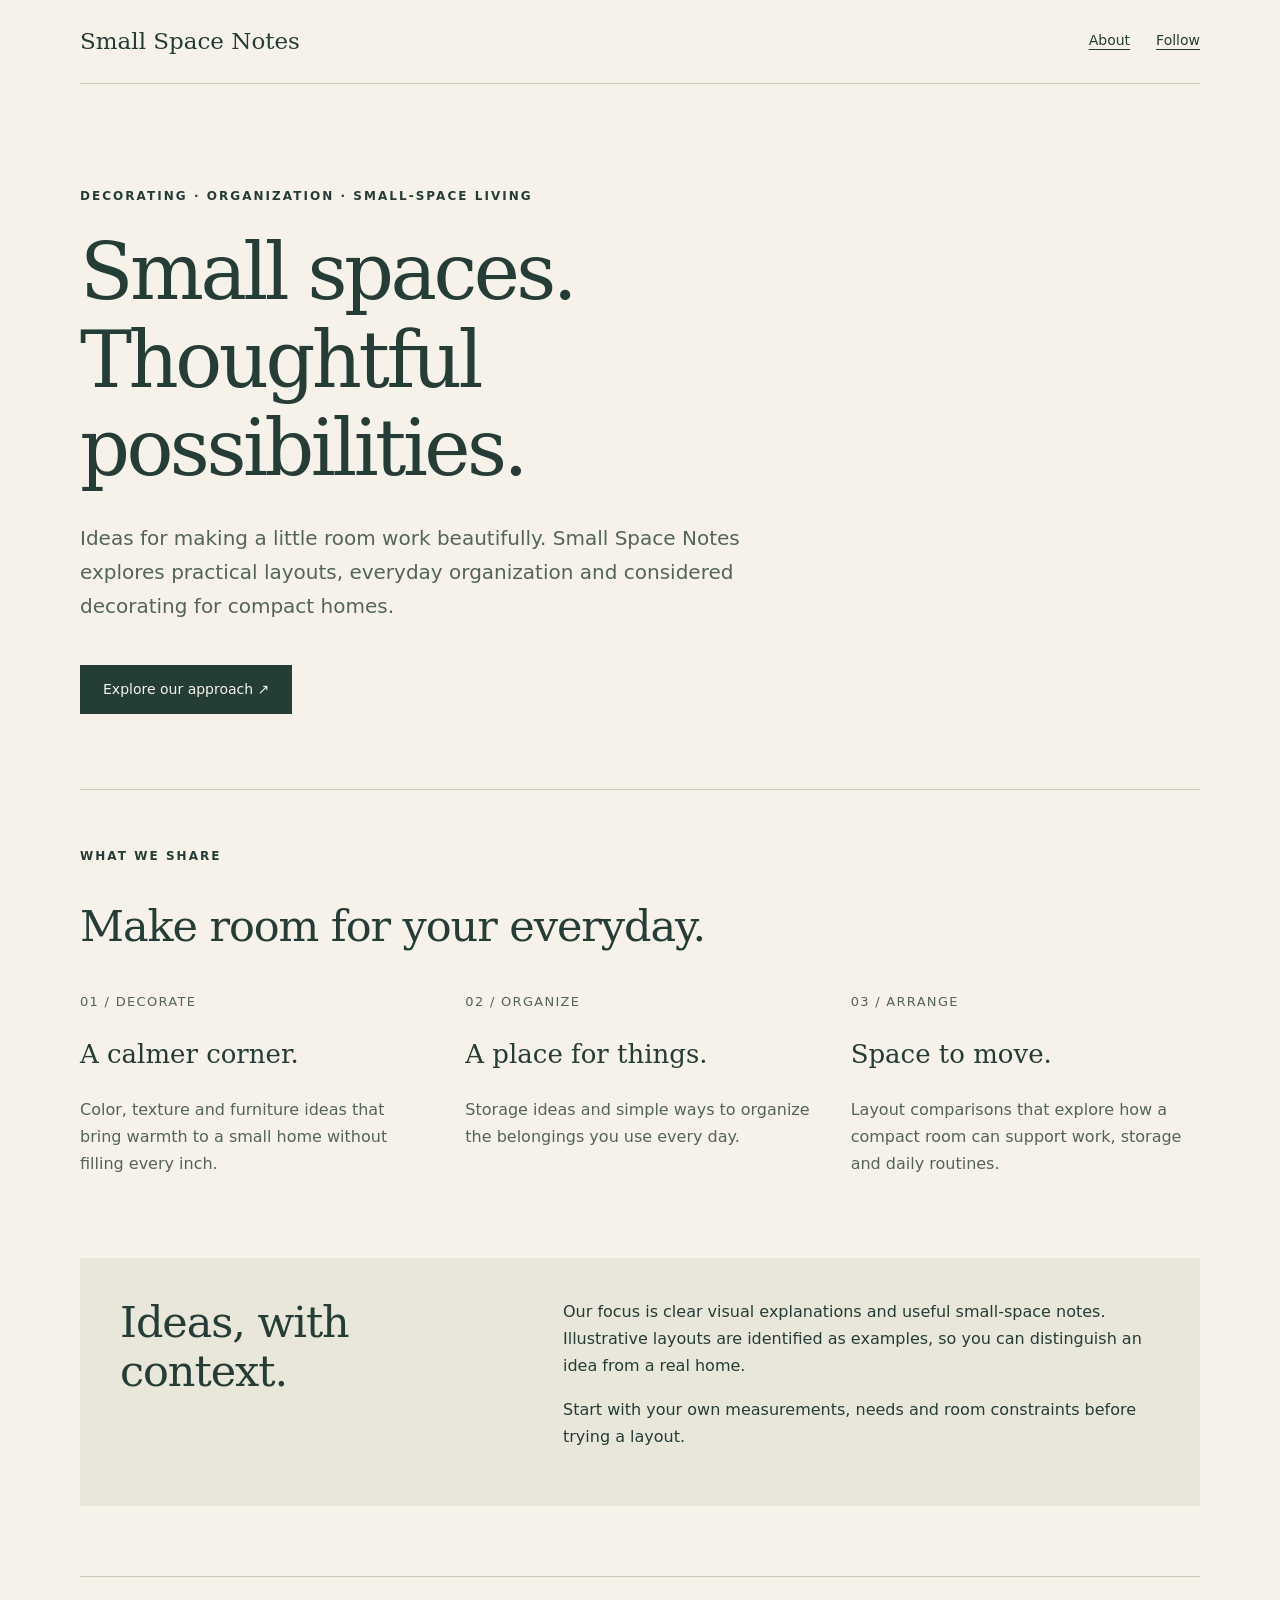
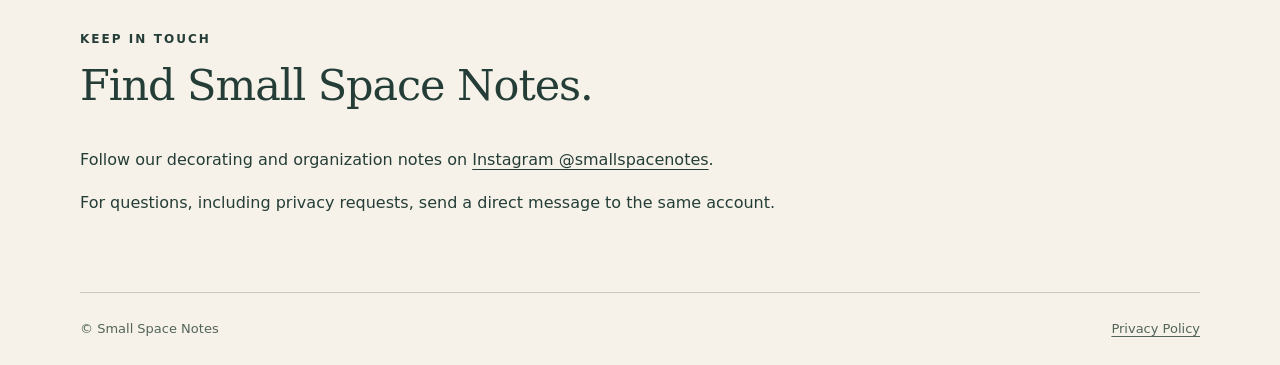
<file: docs/index.html>
<!doctype html>
<html lang="en"><head><meta charset="utf-8"><meta name="viewport" content="width=device-width, initial-scale=1"><meta name="description" content="Small Space Notes: thoughtful decorating, organization and layout ideas for small homes."><meta name="referrer" content="no-referrer"><title>Small Space Notes — Small spaces, considered.</title><link rel="stylesheet" href="styles.css"></head>
<body><a class="skip" href="#main">Skip to content</a><div class="wrap"><header><a class="brand" href="./">Small Space Notes</a><nav aria-label="Main navigation"><a href="#about">About</a><a href="#follow">Follow</a></nav></header>
<main id="main"><section class="hero"><p class="eyebrow">Decorating · Organization · Small-space living</p><h1>Small spaces.<br>Thoughtful possibilities.</h1><p class="intro">Ideas for making a little room work beautifully. Small Space Notes explores practical layouts, everyday organization and considered decorating for compact homes.</p><a class="button" href="#about">Explore our approach <span aria-hidden="true">↗</span></a></section>
<section class="topics" id="about"><p class="eyebrow">What we share</p><h2>Make room for your everyday.</h2><div class="cards"><article><span class="number">01 / DECORATE</span><h3>A calmer corner.</h3><p>Color, texture and furniture ideas that bring warmth to a small home without filling every inch.</p></article><article><span class="number">02 / ORGANIZE</span><h3>A place for things.</h3><p>Storage ideas and simple ways to organize the belongings you use every day.</p></article><article><span class="number">03 / ARRANGE</span><h3>Space to move.</h3><p>Layout comparisons that explore how a compact room can support work, storage and daily routines.</p></article></div></section>
<aside class="note"><h2>Ideas, with context.</h2><div><p>Our focus is clear visual explanations and useful small-space notes. Illustrative layouts are identified as examples, so you can distinguish an idea from a real home.</p><p>Start with your own measurements, needs and room constraints before trying a layout.</p></div></aside>
<section class="follow" id="follow"><p class="eyebrow">Keep in touch</p><h2>Find Small Space Notes.</h2><p>Follow our decorating and organization notes on <a href="https://www.instagram.com/smallspacenotes/" rel="external noreferrer">Instagram @smallspacenotes</a>.</p><p>For questions, including privacy requests, send a direct message to the same account.</p></section></main>
<footer><span>© Small Space Notes</span><a href="privacy-policy/">Privacy Policy</a></footer></div></body></html>
</file>
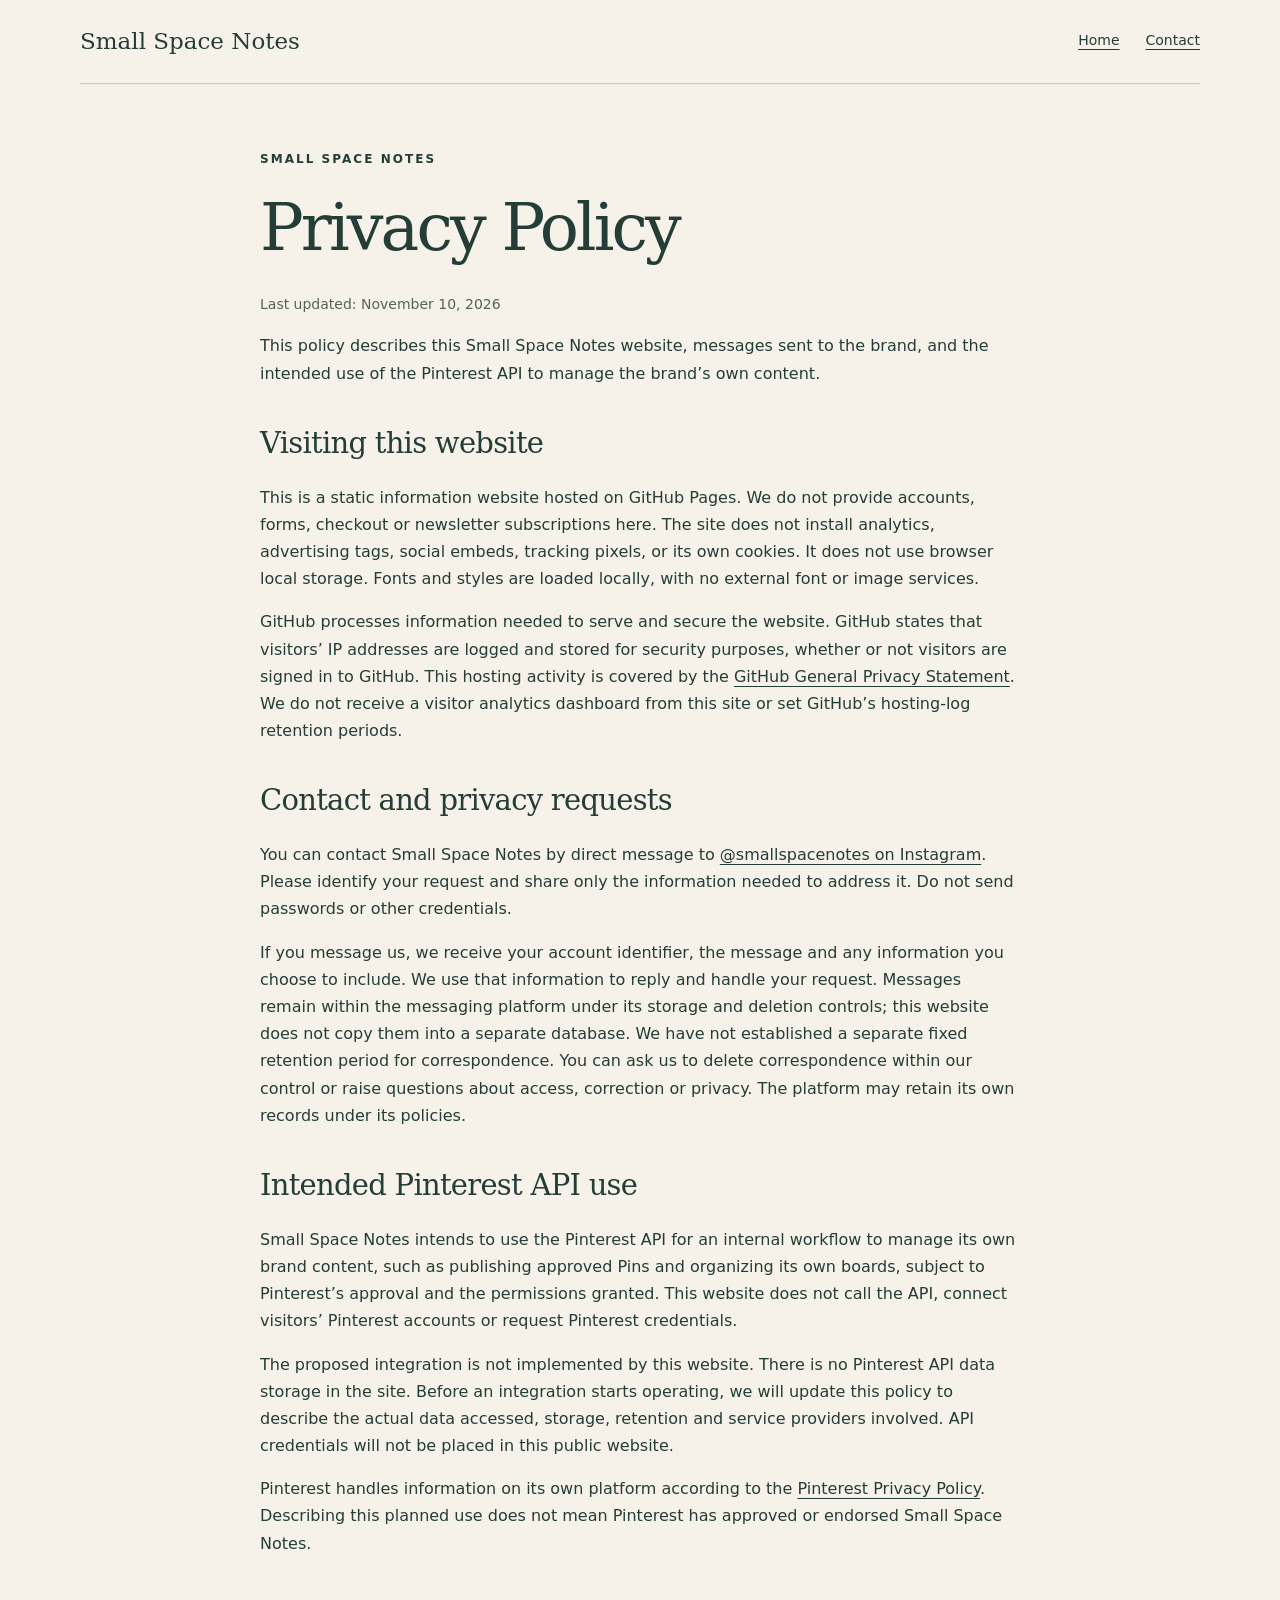
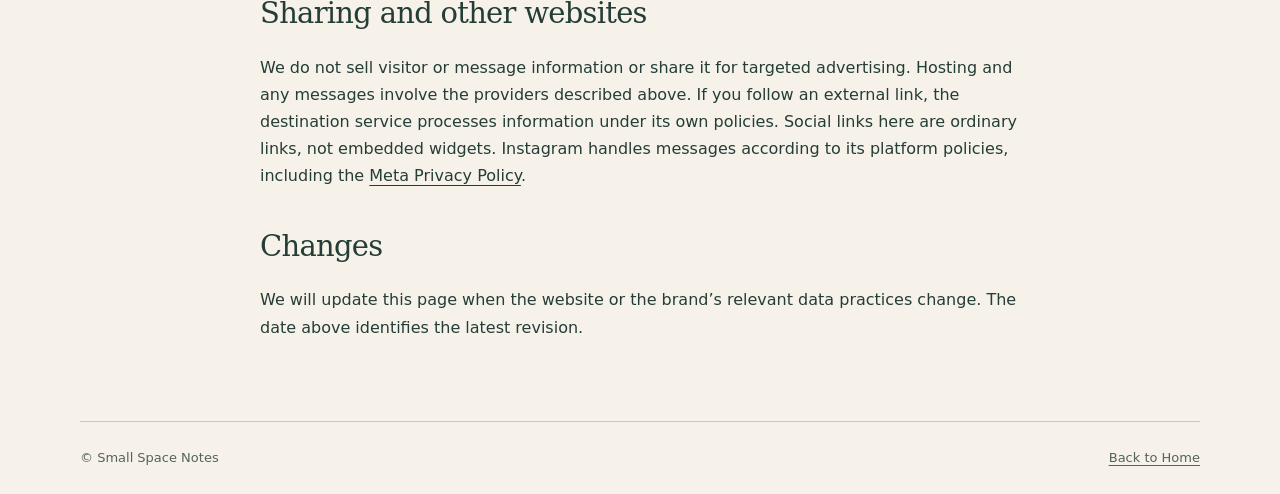
<file: docs/privacy-policy/index.html>
<!doctype html>
<html lang="en"><head><meta charset="utf-8"><meta name="viewport" content="width=device-width, initial-scale=1"><meta name="description" content="How Small Space Notes handles website visits, messages and its intended Pinterest API use."><meta name="referrer" content="no-referrer"><title>Privacy Policy — Small Space Notes</title><link rel="stylesheet" href="../styles.css"></head>
<body><a class="skip" href="#main">Skip to content</a><div class="wrap"><header><a class="brand" href="../">Small Space Notes</a><nav aria-label="Main navigation"><a href="../">Home</a><a href="../#follow">Contact</a></nav></header>
<main class="policy" id="main"><p class="eyebrow">Small Space Notes</p><h1>Privacy Policy</h1><p class="date">Last updated: November 10, 2026</p><p>This policy describes this Small Space Notes website, messages sent to the brand, and the intended use of the Pinterest API to manage the brand’s own content.</p>
<h2>Visiting this website</h2><p>This is a static information website hosted on GitHub Pages. We do not provide accounts, forms, checkout or newsletter subscriptions here. The site does not install analytics, advertising tags, social embeds, tracking pixels, or its own cookies. It does not use browser local storage. Fonts and styles are loaded locally, with no external font or image services.</p><p>GitHub processes information needed to serve and secure the website. GitHub states that visitors’ IP addresses are logged and stored for security purposes, whether or not visitors are signed in to GitHub. This hosting activity is covered by the <a href="https://docs.github.com/en/site-policy/privacy-policies/github-general-privacy-statement" rel="external noreferrer">GitHub General Privacy Statement</a>. We do not receive a visitor analytics dashboard from this site or set GitHub’s hosting-log retention periods.</p>
<h2>Contact and privacy requests</h2><p>You can contact Small Space Notes by direct message to <a href="https://www.instagram.com/smallspacenotes/" rel="external noreferrer">@smallspacenotes on Instagram</a>. Please identify your request and share only the information needed to address it. Do not send passwords or other credentials.</p><p>If you message us, we receive your account identifier, the message and any information you choose to include. We use that information to reply and handle your request. Messages remain within the messaging platform under its storage and deletion controls; this website does not copy them into a separate database. We have not established a separate fixed retention period for correspondence. You can ask us to delete correspondence within our control or raise questions about access, correction or privacy. The platform may retain its own records under its policies.</p>
<h2>Intended Pinterest API use</h2><p>Small Space Notes intends to use the Pinterest API for an internal workflow to manage its own brand content, such as publishing approved Pins and organizing its own boards, subject to Pinterest’s approval and the permissions granted. This website does not call the API, connect visitors’ Pinterest accounts or request Pinterest credentials.</p><p>The proposed integration is not implemented by this website. There is no Pinterest API data storage in the site. Before an integration starts operating, we will update this policy to describe the actual data accessed, storage, retention and service providers involved. API credentials will not be placed in this public website.</p><p>Pinterest handles information on its own platform according to the <a href="https://policy.pinterest.com/en/privacy-policy" rel="external noreferrer">Pinterest Privacy Policy</a>. Describing this planned use does not mean Pinterest has approved or endorsed Small Space Notes.</p>
<h2>Sharing and other websites</h2><p>We do not sell visitor or message information or share it for targeted advertising. Hosting and any messages involve the providers described above. If you follow an external link, the destination service processes information under its own policies. Social links here are ordinary links, not embedded widgets. Instagram handles messages according to its platform policies, including the <a href="https://privacycenter.instagram.com/policy/" rel="external noreferrer">Meta Privacy Policy</a>.</p>
<h2>Changes</h2><p>We will update this page when the website or the brand’s relevant data practices change. The date above identifies the latest revision.</p></main><footer><span>© Small Space Notes</span><a href="../">Back to Home</a></footer></div></body></html>
</file>
<file: docs/styles.css>
:root{--ink:#243d37;--muted:#53645a;--paper:#f6f2e9;--line:#c8c9b9;--panel:#e9e6da}*{box-sizing:border-box}html{scroll-behavior:smooth}body{margin:0;background:var(--paper);color:var(--ink);font-family:'DejaVu Sans',Arial,sans-serif;line-height:1.7}a{color:inherit;text-underline-offset:.25em}a:hover{text-decoration-thickness:2px}a:focus-visible{outline:3px solid var(--ink);outline-offset:5px}.wrap{width:min(1120px,90%);margin:auto}header{display:flex;align-items:center;justify-content:space-between;gap:24px;padding:27px 0;border-bottom:1px solid var(--line)}.brand{font-family:'DejaVu Serif',Georgia,serif;font-size:23px;text-decoration:none;line-height:1.25}nav{display:flex;gap:26px;font-size:14px}.eyebrow{text-transform:uppercase;letter-spacing:.17em;font-size:12px;font-weight:700}.hero{padding:90px 0 75px;max-width:850px}h1,h2,h3{font-family:'DejaVu Serif',Georgia,serif;font-weight:400;line-height:1.13}h1{font-size:clamp(43px,6.5vw,78px);letter-spacing:-.045em;margin:22px 0 28px}h2{font-size:clamp(30px,4vw,43px);letter-spacing:-.025em}h3{font-size:26px}.intro{font-size:20px;max-width:660px;color:var(--muted)}.button{display:inline-block;background:var(--ink);color:var(--paper);padding:13px 23px;margin-top:22px;text-decoration:none;font-size:14px}.topics{border-top:1px solid var(--line);padding:44px 0 65px}.cards{display:grid;grid-template-columns:repeat(3,1fr);gap:36px;margin-top:36px}.number{font-size:13px;letter-spacing:.1em;color:var(--muted)}.cards p{color:var(--muted)}.note{padding:40px;background:var(--panel);margin-bottom:70px;display:grid;grid-template-columns:1fr 1.5fr;gap:45px}.note h2{margin:0}.note p{margin-top:0}.follow{border-top:1px solid var(--line);padding:40px 0 60px}.follow h2{margin-top:0}footer{padding:25px 0;border-top:1px solid var(--line);display:flex;justify-content:space-between;gap:24px;font-size:13px;color:var(--muted)}.policy{max-width:760px;margin:65px auto 80px}.policy h1{font-size:clamp(42px,6vw,65px)}.policy h2{font-size:29px;margin-top:40px}.policy p{overflow-wrap:anywhere}.date{font-size:14px;color:var(--muted)}.skip{position:absolute;left:10px;top:-100px;background:var(--paper);padding:10px}.skip:focus{top:10px}@media(max-width:650px){header{align-items:flex-start}.brand{font-size:20px;max-width:160px}nav{gap:16px;font-size:13px;flex-wrap:wrap;justify-content:flex-end}.hero{padding:55px 0}.intro{font-size:18px}.cards,.note{grid-template-columns:1fr;gap:22px}.cards article{border-bottom:1px solid var(--line);padding-bottom:16px}.note{padding:26px;margin-bottom:45px}.topics{padding-bottom:35px}footer{flex-direction:column;gap:8px}.policy{margin-top:45px}}
</file>
